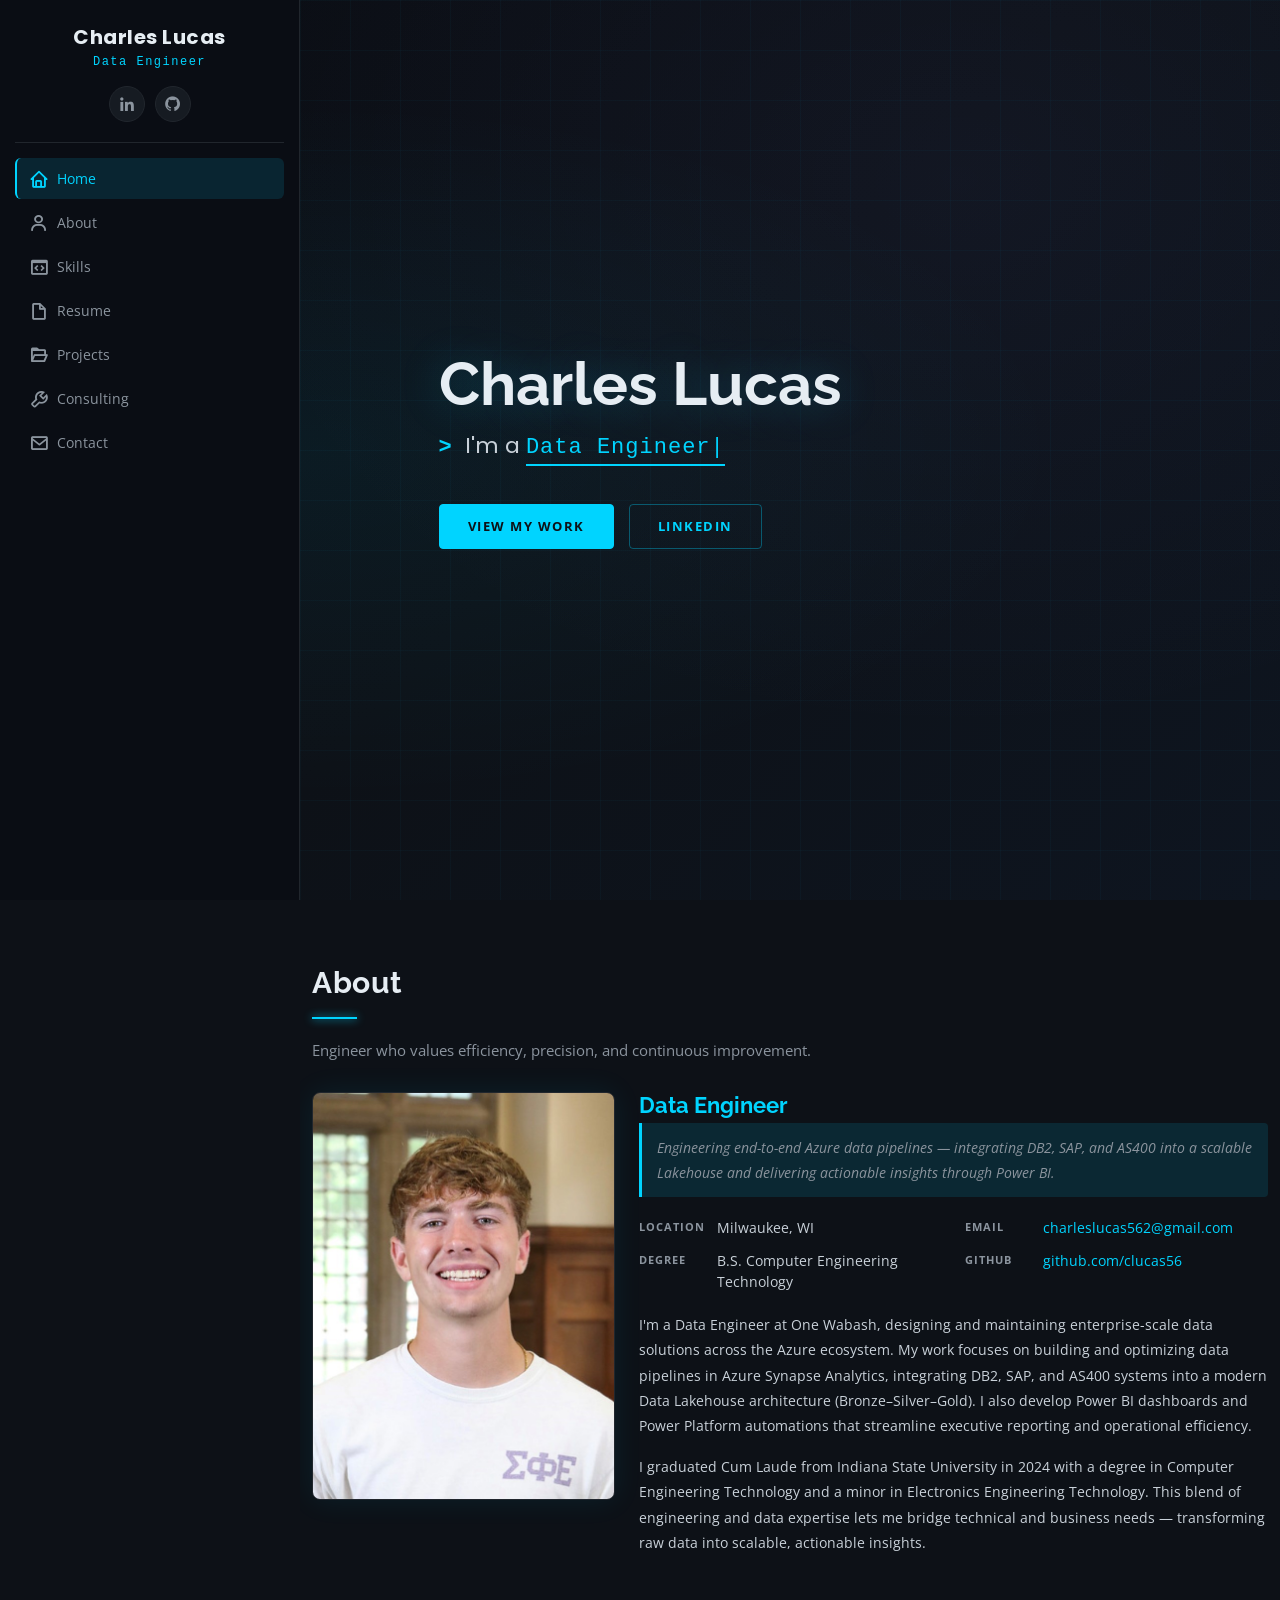
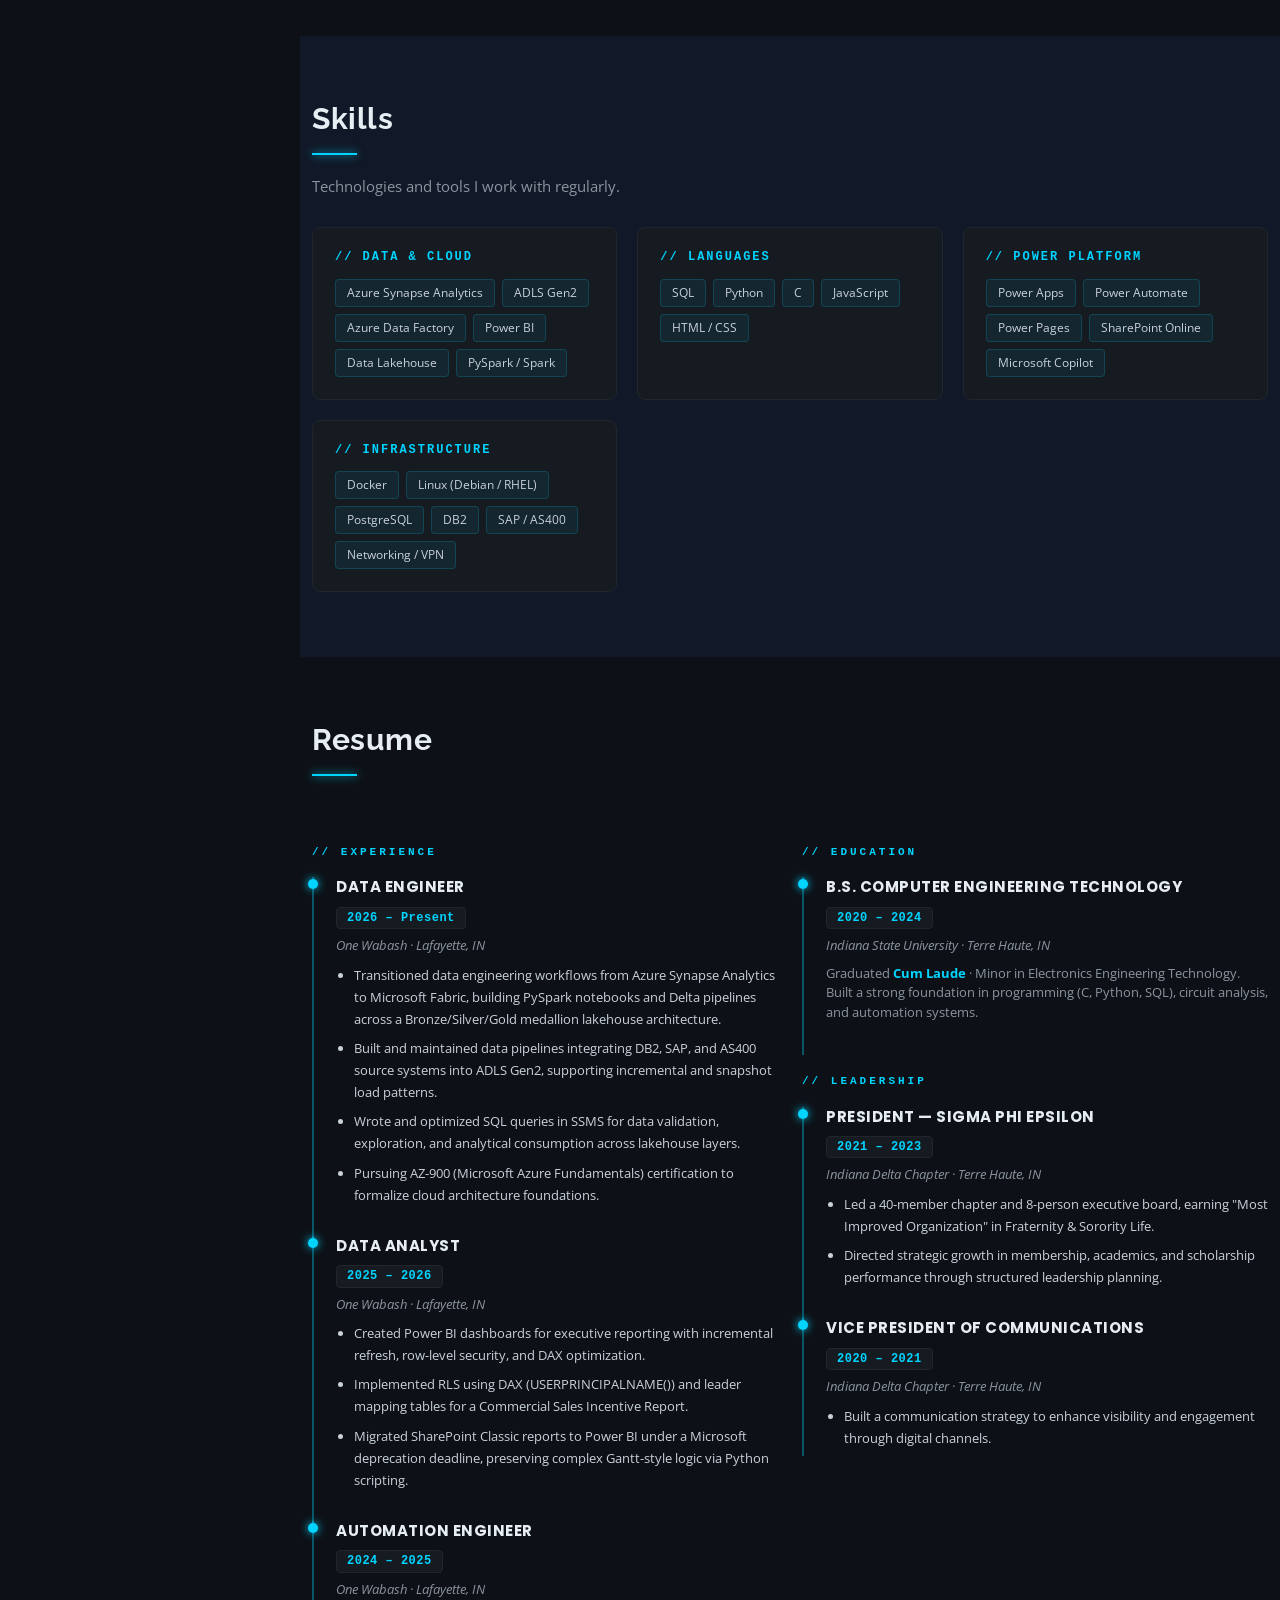
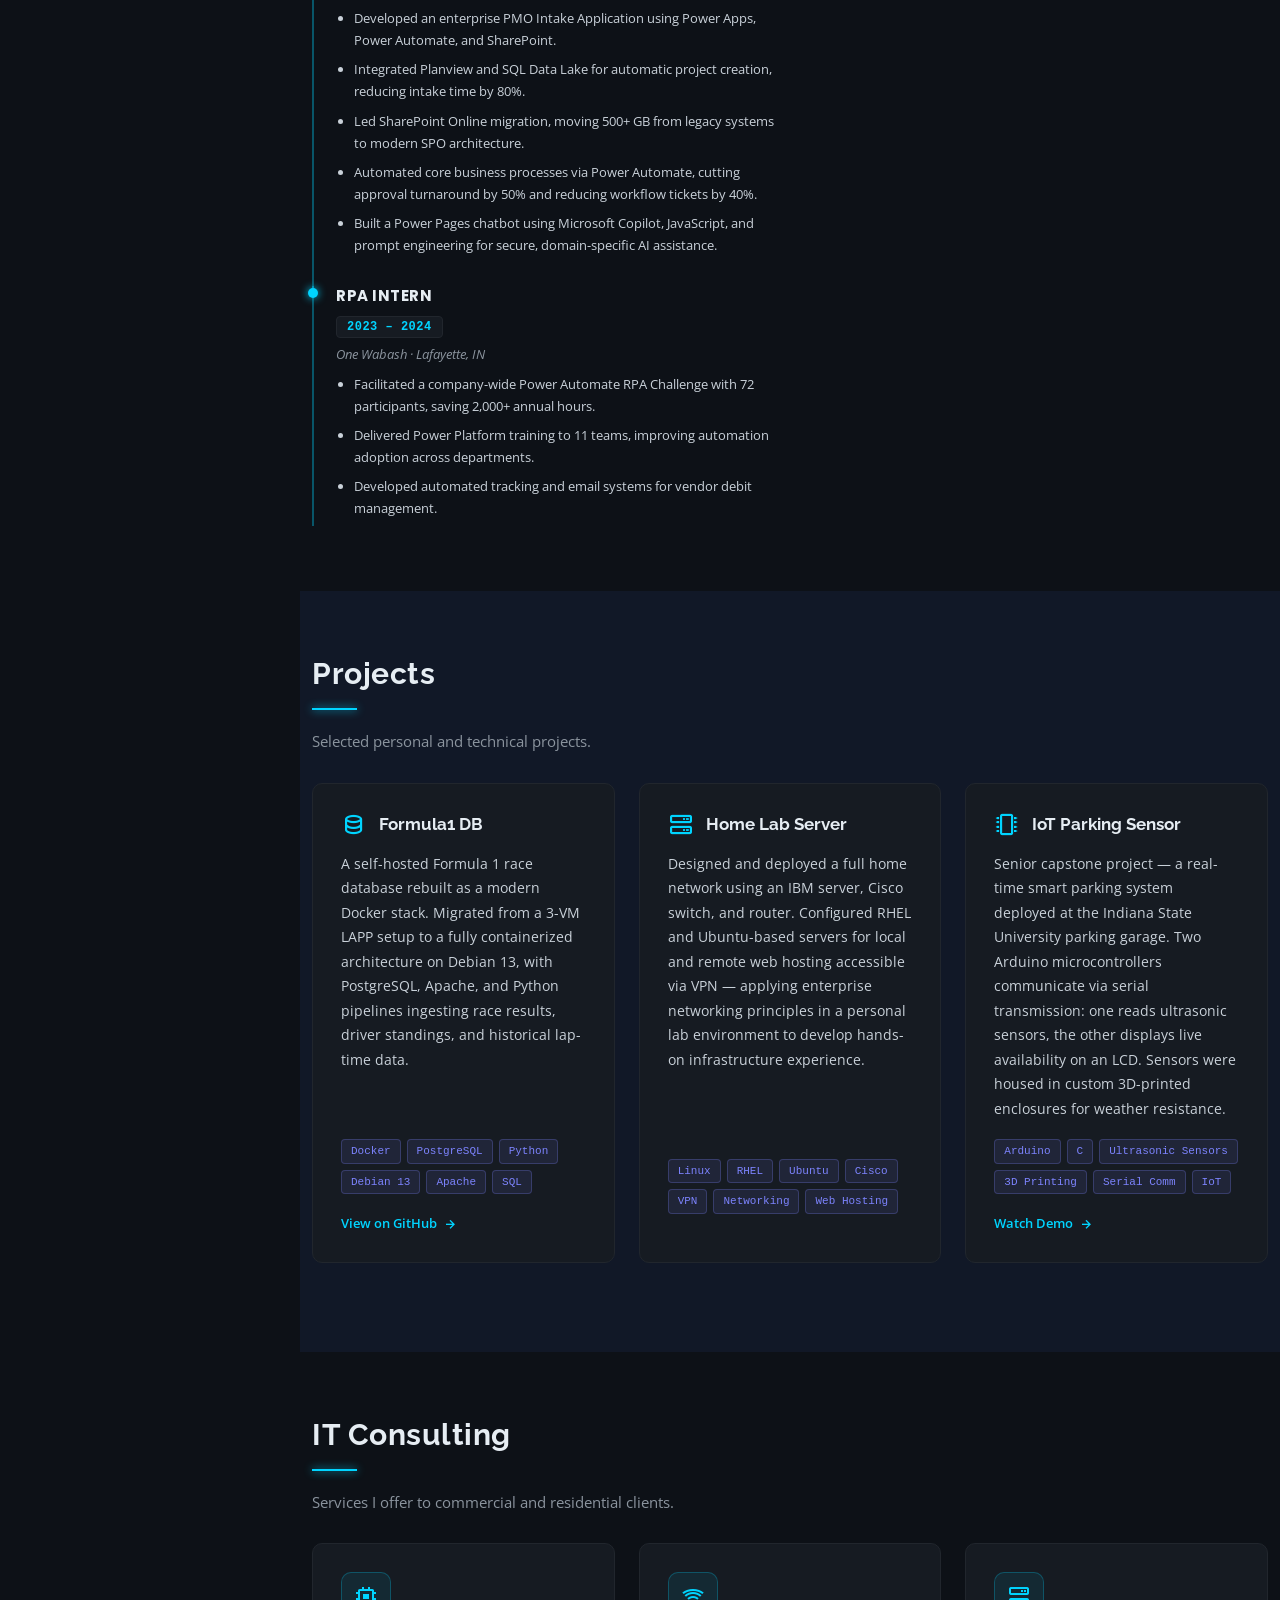
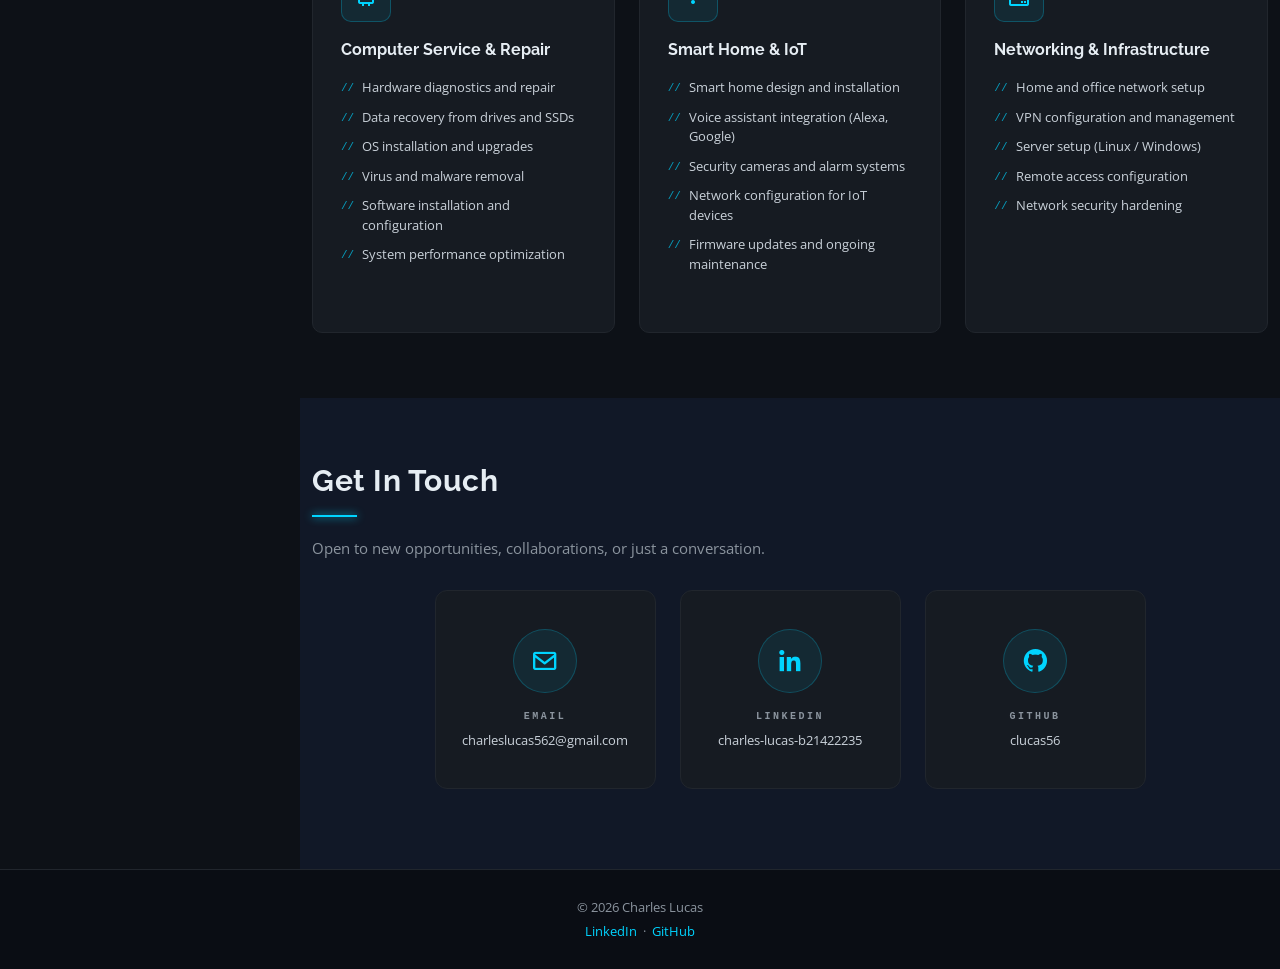
<file: index.html>
<!DOCTYPE html>
<html lang="en">
<head>
  <meta charset="utf-8">
  <meta content="width=device-width, initial-scale=1.0" name="viewport">

  <title>Charles Lucas — Data Engineer</title>
  <meta content="Data Engineer specializing in Azure Synapse, Power BI, and enterprise data pipelines." name="description">

  <!-- Favicons -->
  <link href="assets/img/favicon.png" rel="icon" />

  <!-- Google Fonts -->
  <link href="https://fonts.googleapis.com/css2?family=Open+Sans:wght@300;400;600;700&family=Raleway:wght@400;600;700&family=Poppins:wght@400;500;600;700&display=swap" rel="stylesheet" />

  <!-- Vendor CSS -->
  <link href="assets/vendor/aos/aos.css" rel="stylesheet" />
  <link href="assets/vendor/bootstrap/css/bootstrap.min.css" rel="stylesheet" />
  <link href="assets/vendor/bootstrap-icons/bootstrap-icons.css" rel="stylesheet" />
  <link href="assets/vendor/boxicons/css/boxicons.min.css" rel="stylesheet" />

  <!-- Main CSS -->
  <link href="assets/css/style.css" rel="stylesheet" />
</head>

<body>

  <!-- ======= Sidebar ======= -->
  <header id="header">
    <div class="d-flex flex-column">

      <div class="profile">
        <h1><a href="index.html">Charles Lucas</a></h1>
        <p class="profile-title">Data Engineer</p>
        <div class="social-links mt-2 text-center">
          <a href="https://www.linkedin.com/in/charles-lucas-b21422235/" title="LinkedIn" target="_blank"><i class="bx bxl-linkedin"></i></a>
          <a href="https://github.com/clucas56" title="GitHub" target="_blank"><i class="bx bxl-github"></i></a>
        </div>
      </div>

      <nav class="nav-menu" id="navbar">
        <ul>
          <li><a class="scrollto active" href="#hero"><i class="bx bx-home"></i><span>Home</span></a></li>
          <li><a class="scrollto" href="#about"><i class="bx bx-user"></i><span>About</span></a></li>
          <li><a class="scrollto" href="#skills"><i class="bx bx-code-block"></i><span>Skills</span></a></li>
          <li><a class="scrollto" href="#resume"><i class="bx bx-file-blank"></i><span>Resume</span></a></li>
          <li><a class="scrollto" href="#portfolio"><i class="bx bx-folder-open"></i><span>Projects</span></a></li>
          <li><a class="scrollto" href="#services"><i class="bx bx-wrench"></i><span>Consulting</span></a></li>
          <li><a class="scrollto" href="#contact"><i class="bx bx-envelope"></i><span>Contact</span></a></li>
        </ul>
      </nav>

    </div>
  </header>
  <!-- End Sidebar -->

  <i class="bi bi-list mobile-nav-toggle d-xl-none"></i>

  <!-- ======= Hero ======= -->
  <section id="hero" class="d-flex flex-column justify-content-center align-items-center">
    <div class="hero-container" data-aos="fade-in">
      <h1>Charles Lucas</h1>
      <p>I'm a <span class="typed" data-typed-items="Data Engineer,Azure Developer,AI Engineer,Problem Solver"></span></p>
      <div class="hero-links">
        <a class="btn-hero scrollto" href="#about">View My Work</a>
        <a class="btn-hero-outline" href="https://www.linkedin.com/in/charles-lucas-b21422235/" target="_blank">LinkedIn</a>
      </div>
    </div>
  </section>
  <!-- End Hero -->

  <main id="main">

    <!-- ======= About ======= -->
    <section class="about" id="about">
      <div class="container">

        <div class="section-title">
          <h2>About</h2>
          <p>Engineer who values efficiency, precision, and continuous improvement.</p>
        </div>

        <div class="row">
          <div class="col-lg-4" data-aos="fade-right">
            <img alt="Charles Lucas" class="img-fluid" src="assets/img/profile-img-1.jpg" />
          </div>

          <div class="col-lg-8 pt-4 pt-lg-0 content" data-aos="fade-left">
            <h3>Data Engineer</h3>
            <p class="fst-italic">Engineering end-to-end Azure data pipelines — integrating DB2, SAP, and AS400 into a scalable Lakehouse and delivering actionable insights through Power BI.</p>

            <div class="row">
              <div class="col-lg-6">
                <ul>
                  <li><strong>Location</strong> <span>Milwaukee, WI</span></li>
                  <li><strong>Degree</strong> <span>B.S. Computer Engineering Technology</span></li>
                </ul>
              </div>
              <div class="col-lg-6">
                <ul>
                  <li><strong>Email</strong> <span><a href="mailto:charleslucas562@gmail.com">charleslucas562@gmail.com</a></span></li>
                  <li><strong>GitHub</strong> <span><a href="https://github.com/clucas56" target="_blank">github.com/clucas56</a></span></li>
                </ul>
              </div>
            </div>

            <p>I'm a Data Engineer at One Wabash, designing and maintaining enterprise-scale data solutions across the Azure ecosystem. My work focuses on building and optimizing data pipelines in Azure Synapse Analytics, integrating DB2, SAP, and AS400 systems into a modern Data Lakehouse architecture (Bronze–Silver–Gold). I also develop Power BI dashboards and Power Platform automations that streamline executive reporting and operational efficiency.</p>
            <p>I graduated Cum Laude from Indiana State University in 2024 with a degree in Computer Engineering Technology and a minor in Electronics Engineering Technology. This blend of engineering and data expertise lets me bridge technical and business needs — transforming raw data into scalable, actionable insights.</p>
          </div>
        </div>

      </div>
    </section>
    <!-- End About -->

    <!-- ======= Skills ======= -->
    <section class="skills section-bg" id="skills">
      <div class="container">

        <div class="section-title">
          <h2>Skills</h2>
          <p>Technologies and tools I work with regularly.</p>
        </div>

        <div class="skills-grid" data-aos="fade-up">

          <div class="skill-category">
            <h4>// Data &amp; Cloud</h4>
            <div class="skill-tags">
              <span class="skill-tag">Azure Synapse Analytics</span>
              <span class="skill-tag">ADLS Gen2</span>
              <span class="skill-tag">Azure Data Factory</span>
              <span class="skill-tag">Power BI</span>
              <span class="skill-tag">Data Lakehouse</span>
              <span class="skill-tag">PySpark / Spark</span>
            </div>
          </div>

          <div class="skill-category">
            <h4>// Languages</h4>
            <div class="skill-tags">
              <span class="skill-tag">SQL</span>
              <span class="skill-tag">Python</span>
              <span class="skill-tag">C</span>
              <span class="skill-tag">JavaScript</span>
              <span class="skill-tag">HTML / CSS</span>
            </div>
          </div>

          <div class="skill-category">
            <h4>// Power Platform</h4>
            <div class="skill-tags">
              <span class="skill-tag">Power Apps</span>
              <span class="skill-tag">Power Automate</span>
              <span class="skill-tag">Power Pages</span>
              <span class="skill-tag">SharePoint Online</span>
              <span class="skill-tag">Microsoft Copilot</span>
            </div>
          </div>

          <div class="skill-category">
            <h4>// Infrastructure</h4>
            <div class="skill-tags">
              <span class="skill-tag">Docker</span>
              <span class="skill-tag">Linux (Debian / RHEL)</span>
              <span class="skill-tag">PostgreSQL</span>
              <span class="skill-tag">DB2</span>
              <span class="skill-tag">SAP / AS400</span>
              <span class="skill-tag">Networking / VPN</span>
            </div>
          </div>

        </div>
      </div>
    </section>
    <!-- End Skills -->

    <!-- ======= Resume ======= -->
    <section class="resume" id="resume">
      <div class="container">

        <div class="section-title">
          <h2>Resume</h2>
        </div>

        <div class="row">

          <!-- Experience -->
          <div class="col-lg-6" data-aos="fade-up">
            <h3 class="resume-title">// experience</h3>

            <div class="resume-item">
              <h4>Data Engineer</h4>
              <h5>2026 – Present</h5>
              <p><em>One Wabash · Lafayette, IN</em></p>
              <ul>
                <li>Transitioned data engineering workflows from Azure Synapse Analytics to Microsoft Fabric, building PySpark notebooks and Delta pipelines across a Bronze/Silver/Gold medallion lakehouse architecture.</li>
                <li>Built and maintained data pipelines integrating DB2, SAP, and AS400 source systems into ADLS Gen2, supporting incremental and snapshot load patterns.</li>
                <li>Wrote and optimized SQL queries in SSMS for data validation, exploration, and analytical consumption across lakehouse layers.</li>
                <li>Pursuing AZ-900 (Microsoft Azure Fundamentals) certification to formalize cloud architecture foundations.</li>
              </ul>
            </div>

            <div class="resume-item">
              <h4>Data Analyst</h4>
              <h5>2025 – 2026</h5>
              <p><em>One Wabash · Lafayette, IN</em></p>
              <ul>
                <li>Created Power BI dashboards for executive reporting with incremental refresh, row-level security, and DAX optimization.</li>
                <li>Implemented RLS using DAX (USERPRINCIPALNAME()) and leader mapping tables for a Commercial Sales Incentive Report.</li>
                <li>Migrated SharePoint Classic reports to Power BI under a Microsoft deprecation deadline, preserving complex Gantt-style logic via Python scripting.</li>
              </ul>
            </div>

            <div class="resume-item">
              <h4>Automation Engineer</h4>
              <h5>2024 – 2025</h5>
              <p><em>One Wabash · Lafayette, IN</em></p>
              <ul>
                <li>Developed an enterprise PMO Intake Application using Power Apps, Power Automate, and SharePoint.</li>
                <li>Integrated Planview and SQL Data Lake for automatic project creation, reducing intake time by 80%.</li>
                <li>Led SharePoint Online migration, moving 500+ GB from legacy systems to modern SPO architecture.</li>
                <li>Automated core business processes via Power Automate, cutting approval turnaround by 50% and reducing workflow tickets by 40%.</li>
                <li>Built a Power Pages chatbot using Microsoft Copilot, JavaScript, and prompt engineering for secure, domain-specific AI assistance.</li>
              </ul>
            </div>

            <div class="resume-item">
              <h4>RPA Intern</h4>
              <h5>2023 – 2024</h5>
              <p><em>One Wabash · Lafayette, IN</em></p>
              <ul>
                <li>Facilitated a company-wide Power Automate RPA Challenge with 72 participants, saving 2,000+ annual hours.</li>
                <li>Delivered Power Platform training to 11 teams, improving automation adoption across departments.</li>
                <li>Developed automated tracking and email systems for vendor debit management.</li>
              </ul>
            </div>
          </div>

          <!-- Education & Leadership -->
          <div class="col-lg-6" data-aos="fade-up" data-aos-delay="100">
            <h3 class="resume-title">// education</h3>

            <div class="resume-item">
              <h4>B.S. Computer Engineering Technology</h4>
              <h5>2020 – 2024</h5>
              <p><em>Indiana State University · Terre Haute, IN</em></p>
              <p>Graduated <strong style="color: var(--accent);">Cum Laude</strong> · Minor in Electronics Engineering Technology. Built a strong foundation in programming (C, Python, SQL), circuit analysis, and automation systems.</p>
            </div>

            <h3 class="resume-title">// leadership</h3>

            <div class="resume-item">
              <h4>President — Sigma Phi Epsilon</h4>
              <h5>2021 – 2023</h5>
              <p><em>Indiana Delta Chapter · Terre Haute, IN</em></p>
              <ul>
                <li>Led a 40-member chapter and 8-person executive board, earning "Most Improved Organization" in Fraternity &amp; Sorority Life.</li>
                <li>Directed strategic growth in membership, academics, and scholarship performance through structured leadership planning.</li>
              </ul>
            </div>

            <div class="resume-item">
              <h4>Vice President of Communications</h4>
              <h5>2020 – 2021</h5>
              <p><em>Indiana Delta Chapter · Terre Haute, IN</em></p>
              <ul>
                <li>Built a communication strategy to enhance visibility and engagement through digital channels.</li>
              </ul>
            </div>
          </div>

        </div>
      </div>
    </section>
    <!-- End Resume -->

    <!-- ======= Projects ======= -->
    <section class="portfolio section-bg" id="portfolio">
      <div class="container">

        <div class="section-title">
          <h2>Projects</h2>
          <p>Selected personal and technical projects.</p>
        </div>

        <div class="row">

          <div class="col-lg-4 col-md-6 mb-4" data-aos="fade-up">
            <div class="project-card">
              <div class="project-header">
                <i class="bx bx-data"></i>
                <h4>Formula1 DB</h4>
              </div>
              <p class="project-desc">A self-hosted Formula 1 race database rebuilt as a modern Docker stack. Migrated from a 3-VM LAPP setup to a fully containerized architecture on Debian 13, with PostgreSQL, Apache, and Python pipelines ingesting race results, driver standings, and historical lap-time data.</p>
              <div class="project-tags">
                <span>Docker</span>
                <span>PostgreSQL</span>
                <span>Python</span>
                <span>Debian 13</span>
                <span>Apache</span>
                <span>SQL</span>
              </div>
              <a class="project-link" href="https://github.com/clucas56/formula1-db" target="_blank">
                View on GitHub <i class="bx bx-right-arrow-alt"></i>
              </a>
            </div>
          </div>

          <div class="col-lg-4 col-md-6 mb-4" data-aos="fade-up" data-aos-delay="100">
            <div class="project-card">
              <div class="project-header">
                <i class="bx bx-server"></i>
                <h4>Home Lab Server</h4>
              </div>
              <p class="project-desc">Designed and deployed a full home network using an IBM server, Cisco switch, and router. Configured RHEL and Ubuntu-based servers for local and remote web hosting accessible via VPN — applying enterprise networking principles in a personal lab environment to develop hands-on infrastructure experience.</p>
              <div class="project-tags">
                <span>Linux</span>
                <span>RHEL</span>
                <span>Ubuntu</span>
                <span>Cisco</span>
                <span>VPN</span>
                <span>Networking</span>
                <span>Web Hosting</span>
              </div>
            </div>
          </div>

          <div class="col-lg-4 col-md-6 mb-4" data-aos="fade-up" data-aos-delay="200">
            <div class="project-card">
              <div class="project-header">
                <i class="bx bx-microchip"></i>
                <h4>IoT Parking Sensor</h4>
              </div>
              <p class="project-desc">Senior capstone project — a real-time smart parking system deployed at the Indiana State University parking garage. Two Arduino microcontrollers communicate via serial transmission: one reads ultrasonic sensors, the other displays live availability on an LCD. Sensors were housed in custom 3D-printed enclosures for weather resistance.</p>
              <div class="project-tags">
                <span>Arduino</span>
                <span>C</span>
                <span>Ultrasonic Sensors</span>
                <span>3D Printing</span>
                <span>Serial Comm</span>
                <span>IoT</span>
              </div>
              <a class="project-link" href="https://www.youtube.com/watch?v=TFzTekhCgys" target="_blank">
                Watch Demo <i class="bx bx-right-arrow-alt"></i>
              </a>
            </div>
          </div>

        </div>
      </div>
    </section>
    <!-- End Projects -->

    <!-- ======= Services ======= -->
    <section class="services" id="services">
      <div class="container">

        <div class="section-title">
          <h2>IT Consulting</h2>
          <p>Services I offer to commercial and residential clients.</p>
        </div>

        <div class="row">

          <div class="col-lg-4 col-md-6" data-aos="fade-up">
            <div class="service-card">
              <div class="service-icon"><i class="bx bx-chip"></i></div>
              <h4>Computer Service &amp; Repair</h4>
              <ul>
                <li>Hardware diagnostics and repair</li>
                <li>Data recovery from drives and SSDs</li>
                <li>OS installation and upgrades</li>
                <li>Virus and malware removal</li>
                <li>Software installation and configuration</li>
                <li>System performance optimization</li>
              </ul>
            </div>
          </div>

          <div class="col-lg-4 col-md-6" data-aos="fade-up" data-aos-delay="100">
            <div class="service-card">
              <div class="service-icon"><i class="bx bx-wifi"></i></div>
              <h4>Smart Home &amp; IoT</h4>
              <ul>
                <li>Smart home design and installation</li>
                <li>Voice assistant integration (Alexa, Google)</li>
                <li>Security cameras and alarm systems</li>
                <li>Network configuration for IoT devices</li>
                <li>Firmware updates and ongoing maintenance</li>
              </ul>
            </div>
          </div>

          <div class="col-lg-4 col-md-6" data-aos="fade-up" data-aos-delay="200">
            <div class="service-card">
              <div class="service-icon"><i class="bx bx-server"></i></div>
              <h4>Networking &amp; Infrastructure</h4>
              <ul>
                <li>Home and office network setup</li>
                <li>VPN configuration and management</li>
                <li>Server setup (Linux / Windows)</li>
                <li>Remote access configuration</li>
                <li>Network security hardening</li>
              </ul>
            </div>
          </div>

        </div>
      </div>
    </section>
    <!-- End Services -->

    <!-- ======= Contact ======= -->
    <section class="contact section-bg" id="contact">
      <div class="container">

        <div class="section-title">
          <h2>Get In Touch</h2>
          <p>Open to new opportunities, collaborations, or just a conversation.</p>
        </div>

        <div class="row justify-content-center g-4" data-aos="fade-up">

          <div class="col-lg-3 col-md-4 col-sm-6">
            <a href="mailto:charleslucas562@gmail.com" class="contact-card">
              <div class="contact-card-icon"><i class="bx bx-envelope"></i></div>
              <h4>Email</h4>
              <p>charleslucas562@gmail.com</p>
            </a>
          </div>

          <div class="col-lg-3 col-md-4 col-sm-6">
            <a href="https://www.linkedin.com/in/charles-lucas-b21422235/" class="contact-card" target="_blank">
              <div class="contact-card-icon"><i class="bx bxl-linkedin"></i></div>
              <h4>LinkedIn</h4>
              <p>charles-lucas-b21422235</p>
            </a>
          </div>

          <div class="col-lg-3 col-md-4 col-sm-6">
            <a href="https://github.com/clucas56" class="contact-card" target="_blank">
              <div class="contact-card-icon"><i class="bx bxl-github"></i></div>
              <h4>GitHub</h4>
              <p>clucas56</p>
            </a>
          </div>

        </div>

      </div>
    </section>
    <!-- End Contact -->

  </main>

  <!-- ======= Footer ======= -->
  <footer id="footer">
    <div class="container">
      <div class="copyright">&copy; 2026 Charles Lucas</div>
      <div><a href="https://www.linkedin.com/in/charles-lucas-b21422235/" target="_blank">LinkedIn</a> &nbsp;·&nbsp; <a href="https://github.com/clucas56" target="_blank">GitHub</a></div>
    </div>
  </footer>

  <a href="#" class="back-to-top d-flex align-items-center justify-content-center"><i class="bi bi-arrow-up-short"></i></a>

  <!-- Vendor JS -->
  <script src="assets/vendor/purecounter/purecounter_vanilla.js"></script>
  <script src="assets/vendor/aos/aos.js"></script>
  <script src="assets/vendor/bootstrap/js/bootstrap.bundle.min.js"></script>
  <script src="assets/vendor/typed.js/typed.min.js"></script>
  <script src="assets/vendor/waypoints/noframework.waypoints.js"></script>

  <!-- Main JS -->
  <script src="assets/js/main.js"></script>

</body>
</html>
</file>
<file: assets/css/style.css>
/* ===================================
   Dark Tech Theme — Charles Lucas Portfolio
   =================================== */

:root {
  --bg-primary: #0d1117;
  --bg-secondary: #0a0d14;
  --bg-card: #161b22;
  --bg-alt: #111827;
  --accent: #00d4ff;
  --accent-glow: rgba(0, 212, 255, 0.12);
  --accent2: #7c83fd;
  --text-primary: #e6edf3;
  --text-secondary: #c9d1d9;
  --text-muted: #8b949e;
  --border: #21262d;
  --border-accent: rgba(0, 212, 255, 0.35);
  --sidebar-width: 300px;
}

/* ======= Base ======= */
* {
  box-sizing: border-box;
}

body {
  font-family: "Open Sans", sans-serif;
  color: var(--text-secondary);
  background: var(--bg-primary);
}

a {
  color: var(--accent);
  text-decoration: none;
  transition: opacity 0.2s;
}

a:hover {
  color: var(--accent);
  opacity: 0.8;
  text-decoration: none;
}

h1, h2, h3, h4, h5, h6 {
  font-family: "Raleway", sans-serif;
  color: var(--text-primary);
}

/* ======= Scrollbar ======= */
::-webkit-scrollbar { width: 6px; }
::-webkit-scrollbar-track { background: var(--bg-primary); }
::-webkit-scrollbar-thumb { background: var(--border); border-radius: 3px; }
::-webkit-scrollbar-thumb:hover { background: var(--accent); }

/* ======= Back to Top ======= */
.back-to-top {
  position: fixed;
  visibility: hidden;
  opacity: 0;
  right: 15px;
  bottom: 15px;
  z-index: 996;
  background: var(--accent);
  width: 40px;
  height: 40px;
  border-radius: 50px;
  transition: all 0.4s;
  display: flex;
  align-items: center;
  justify-content: center;
}

.back-to-top i {
  font-size: 22px;
  color: var(--bg-primary);
  line-height: 0;
}

.back-to-top:hover { background: #33deff; opacity: 1; }
.back-to-top.active { visibility: visible; opacity: 1; }

/* ======= Header / Sidebar ======= */
#header {
  position: fixed;
  top: 0;
  left: 0;
  bottom: 0;
  width: var(--sidebar-width);
  z-index: 9997;
  padding: 0 15px;
  background: var(--bg-secondary);
  overflow-y: auto;
  border-right: 1px solid var(--border);
  transition: all 0.5s;
}

#header .profile {
  padding: 25px 0 20px;
  border-bottom: 1px solid var(--border);
  text-align: center;
}

#header .profile img {
  margin: 0 auto 12px;
  display: block;
  width: 110px;
  height: 110px;
  object-fit: cover;
  border-radius: 50%;
  border: 3px solid var(--accent);
  box-shadow: 0 0 20px var(--accent-glow);
}

#header .profile h1 {
  font-size: 20px;
  margin: 0 0 4px;
  font-weight: 700;
  font-family: "Poppins", sans-serif;
  letter-spacing: 0.5px;
}

#header .profile h1 a,
#header .profile h1 a:hover {
  color: var(--text-primary);
  text-decoration: none;
  opacity: 1;
}

#header .profile .profile-title {
  color: var(--accent);
  font-size: 12px;
  font-family: 'Courier New', monospace;
  letter-spacing: 1.5px;
  margin: 0 0 15px;
}

#header .profile .social-links a {
  font-size: 18px;
  display: inline-flex;
  align-items: center;
  justify-content: center;
  background: var(--bg-card);
  color: var(--text-muted);
  margin: 0 3px;
  border-radius: 50%;
  text-align: center;
  width: 36px;
  height: 36px;
  transition: 0.3s;
  border: 1px solid var(--border);
}

#header .profile .social-links a:hover {
  background: var(--accent);
  color: var(--bg-primary);
  border-color: var(--accent);
  opacity: 1;
}

#main {
  margin-left: var(--sidebar-width);
}

@media (max-width: 1199px) {
  #header { left: calc(-1 * var(--sidebar-width)); }
  #main { margin-left: 0; }
}

/* ======= Navigation ======= */
.nav-menu {
  padding: 15px 0 0;
}

.nav-menu * {
  margin: 0;
  padding: 0;
  list-style: none;
}

.nav-menu > ul > li {
  position: relative;
  white-space: nowrap;
}

.nav-menu a,
.nav-menu a:focus {
  display: flex;
  align-items: center;
  color: var(--text-muted);
  padding: 10px 12px;
  margin-bottom: 3px;
  transition: 0.25s;
  font-size: 14px;
  border-radius: 6px;
  border-left: 2px solid transparent;
  opacity: 1;
}

.nav-menu a i {
  font-size: 20px;
  padding-right: 8px;
  color: var(--text-muted);
  transition: 0.25s;
}

.nav-menu a:hover,
.nav-menu .active,
.nav-menu .active:focus,
.nav-menu li:hover > a {
  color: var(--accent);
  background: var(--accent-glow);
  border-left-color: var(--accent);
  opacity: 1;
}

.nav-menu a:hover i,
.nav-menu .active i,
.nav-menu .active:focus i,
.nav-menu li:hover > a i {
  color: var(--accent);
}

/* Mobile Nav Toggle */
.mobile-nav-toggle {
  position: fixed;
  right: 15px;
  top: 15px;
  z-index: 9998;
  border: 0;
  font-size: 24px;
  transition: all 0.4s;
  outline: none !important;
  background-color: var(--accent);
  color: var(--bg-primary);
  width: 40px;
  height: 40px;
  display: inline-flex;
  align-items: center;
  justify-content: center;
  border-radius: 50px;
  cursor: pointer;
}

.mobile-nav-active #header { left: 0; }

/* ======= Hero Section ======= */
#hero {
  width: 100%;
  height: 100vh;
  background: linear-gradient(135deg, #0a0d14 0%, #0d1117 50%, #0e1520 100%);
  position: relative;
  overflow: hidden;
}

#hero::before {
  content: "";
  position: absolute;
  top: 0; left: 0; right: 0; bottom: 0;
  background:
    radial-gradient(ellipse at 25% 50%, rgba(0, 212, 255, 0.06) 0%, transparent 55%),
    radial-gradient(ellipse at 75% 20%, rgba(124, 131, 253, 0.05) 0%, transparent 55%);
  z-index: 1;
}

/* Subtle grid overlay */
#hero::after {
  content: "";
  position: absolute;
  top: 0; left: 0; right: 0; bottom: 0;
  background-image:
    linear-gradient(rgba(0, 212, 255, 0.03) 1px, transparent 1px),
    linear-gradient(90deg, rgba(0, 212, 255, 0.03) 1px, transparent 1px);
  background-size: 50px 50px;
  z-index: 1;
}

#hero .hero-container {
  position: relative;
  z-index: 2;
  min-width: 300px;
  padding: 0 20px;
}

#hero h1 {
  margin: 0 0 12px;
  font-size: 60px;
  font-weight: 700;
  line-height: 1.1;
  color: var(--text-primary);
  text-shadow: 0 0 40px rgba(0, 212, 255, 0.25);
}

#hero p {
  color: var(--text-secondary);
  margin-bottom: 40px;
  font-size: 22px;
  font-family: "Poppins", sans-serif;
}

#hero p::before {
  content: "> ";
  color: var(--accent);
  font-family: 'Courier New', monospace;
  font-weight: bold;
}

#hero p span {
  color: var(--accent);
  padding-bottom: 4px;
  letter-spacing: 1px;
  border-bottom: 2px solid var(--accent);
  font-family: 'Courier New', monospace;
}

.hero-links {
  display: flex;
  gap: 15px;
  flex-wrap: wrap;
}

.btn-hero {
  display: inline-block;
  padding: 12px 28px;
  background: var(--accent);
  color: var(--bg-primary) !important;
  border-radius: 4px;
  font-weight: 700;
  font-size: 13px;
  text-transform: uppercase;
  letter-spacing: 1.5px;
  transition: all 0.3s;
  border: 1px solid var(--accent);
  opacity: 1 !important;
}

.btn-hero:hover {
  background: transparent;
  color: var(--accent) !important;
  box-shadow: 0 0 20px var(--accent-glow);
}

.btn-hero-outline {
  display: inline-block;
  padding: 12px 28px;
  background: transparent;
  color: var(--accent) !important;
  border: 1px solid var(--border-accent);
  border-radius: 4px;
  font-weight: 700;
  font-size: 13px;
  text-transform: uppercase;
  letter-spacing: 1.5px;
  transition: all 0.3s;
  opacity: 1 !important;
}

.btn-hero-outline:hover {
  background: var(--accent-glow);
  border-color: var(--accent);
  box-shadow: 0 0 20px var(--accent-glow);
}

@media (max-width: 768px) {
  #hero h1 { font-size: 32px; }
  #hero p { font-size: 17px; }
}

/* ======= Sections General ======= */
section {
  padding: 65px 0;
  overflow: hidden;
}

.section-bg {
  background: var(--bg-alt);
}

.section-title {
  padding-bottom: 30px;
}

.section-title h2 {
  font-size: 30px;
  font-weight: 700;
  margin-bottom: 20px;
  padding-bottom: 18px;
  position: relative;
  color: var(--text-primary);
  letter-spacing: 0.5px;
}

.section-title h2::after {
  content: "";
  position: absolute;
  display: block;
  width: 45px;
  height: 2px;
  background: var(--accent);
  bottom: 0;
  left: 0;
  box-shadow: 0 0 8px var(--accent);
}

.section-title p {
  margin-bottom: 0;
  color: var(--text-muted);
  font-size: 15px;
}

/* ======= About ======= */
.about .content h3 {
  font-weight: 700;
  font-size: 22px;
  color: var(--accent);
  margin-bottom: 5px;
}

.about .content p.fst-italic {
  color: var(--text-muted);
  font-style: italic;
  border-left: 3px solid var(--accent);
  padding-left: 15px;
  margin-bottom: 20px;
  background: var(--accent-glow);
  padding: 12px 15px;
  border-radius: 0 4px 4px 0;
}

.about .content ul {
  list-style: none;
  padding: 0;
  margin-bottom: 20px;
}

.about .content ul li {
  margin-bottom: 12px;
  display: flex;
  align-items: flex-start;
  color: var(--text-secondary);
  font-size: 14px;
}

.about .content ul strong {
  margin-right: 8px;
  color: var(--text-muted);
  font-size: 11px;
  text-transform: uppercase;
  letter-spacing: 1px;
  min-width: 70px;
  padding-top: 2px;
}

.about .content p {
  color: var(--text-secondary);
  line-height: 1.8;
  font-size: 14px;
}

.about img {
  border-radius: 8px;
  border: 1px solid var(--border);
  box-shadow: 0 0 30px rgba(0, 212, 255, 0.08);
}

/* ======= Skills ======= */
.skills-grid {
  display: grid;
  grid-template-columns: repeat(auto-fit, minmax(260px, 1fr));
  gap: 20px;
}

.skill-category {
  background: var(--bg-card);
  border: 1px solid var(--border);
  border-radius: 8px;
  padding: 22px;
  transition: border-color 0.3s, box-shadow 0.3s;
}

.skill-category:hover {
  border-color: var(--border-accent);
  box-shadow: 0 0 20px var(--accent-glow);
}

.skill-category h4 {
  font-size: 12px;
  text-transform: uppercase;
  letter-spacing: 2px;
  color: var(--accent);
  margin-bottom: 14px;
  font-family: 'Courier New', monospace;
  font-weight: 600;
}

.skill-tags {
  display: flex;
  flex-wrap: wrap;
  gap: 7px;
}

.skill-tag {
  display: inline-block;
  padding: 4px 11px;
  background: rgba(0, 212, 255, 0.06);
  color: var(--text-secondary);
  border: 1px solid rgba(0, 212, 255, 0.18);
  border-radius: 4px;
  font-size: 12px;
  transition: all 0.2s;
  cursor: default;
}

.skill-tag:hover {
  background: rgba(0, 212, 255, 0.14);
  color: var(--accent);
  border-color: var(--accent);
}

/* ======= Resume ======= */
.resume .resume-title {
  font-size: 11px;
  text-transform: uppercase;
  letter-spacing: 3px;
  color: var(--accent);
  margin-top: 20px;
  margin-bottom: 20px;
  font-family: 'Courier New', monospace;
  font-weight: 700;
}

.resume .resume-item {
  padding: 0 0 25px 22px;
  margin-top: -2px;
  border-left: 2px solid var(--border-accent);
  position: relative;
}

.resume .resume-item h4 {
  line-height: 1.3;
  font-size: 15px;
  font-weight: 700;
  text-transform: uppercase;
  font-family: "Poppins", sans-serif;
  color: var(--text-primary);
  margin-bottom: 6px;
  letter-spacing: 0.5px;
}

.resume .resume-item h5 {
  font-size: 12px;
  background: var(--bg-card);
  border: 1px solid var(--border);
  color: var(--accent);
  padding: 3px 10px;
  display: inline-block;
  font-weight: 600;
  margin-bottom: 7px;
  border-radius: 4px;
  font-family: 'Courier New', monospace;
  letter-spacing: 0.5px;
}

.resume .resume-item > p {
  color: var(--text-muted);
  font-size: 13px;
  margin-bottom: 8px;
}

.resume .resume-item ul {
  padding-left: 18px;
  margin: 0;
}

.resume .resume-item ul li {
  padding-bottom: 7px;
  font-size: 13px;
  line-height: 1.7;
  color: var(--text-secondary);
}

.resume .resume-item:last-child {
  padding-bottom: 0;
}

.resume .resume-item::before {
  content: "";
  position: absolute;
  width: 10px;
  height: 10px;
  border-radius: 50%;
  left: -6px;
  top: 2px;
  background: var(--accent);
  box-shadow: 0 0 8px var(--accent);
}

/* ======= Projects / Portfolio ======= */
.project-card {
  background: var(--bg-card);
  border: 1px solid var(--border);
  border-radius: 10px;
  padding: 28px;
  height: 100%;
  transition: border-color 0.3s, box-shadow 0.3s, transform 0.3s;
  display: flex;
  flex-direction: column;
}

.project-card:hover {
  border-color: var(--border-accent);
  box-shadow: 0 0 28px var(--accent-glow);
  transform: translateY(-4px);
}

.project-header {
  display: flex;
  align-items: center;
  gap: 12px;
  margin-bottom: 14px;
}

.project-header i {
  font-size: 26px;
  color: var(--accent);
}

.project-header h4 {
  font-size: 17px;
  font-weight: 700;
  color: var(--text-primary);
  margin: 0;
}

.project-desc {
  color: var(--text-secondary);
  font-size: 14px;
  line-height: 1.75;
  flex-grow: 1;
  margin-bottom: 18px;
}

.project-tags {
  display: flex;
  flex-wrap: wrap;
  gap: 6px;
  margin-bottom: 20px;
}

.project-tags span {
  padding: 3px 9px;
  background: rgba(124, 131, 253, 0.1);
  color: var(--accent2);
  border: 1px solid rgba(124, 131, 253, 0.25);
  border-radius: 4px;
  font-size: 11px;
  font-family: 'Courier New', monospace;
}

.project-link {
  display: inline-flex;
  align-items: center;
  gap: 5px;
  color: var(--accent) !important;
  font-size: 13px;
  font-weight: 600;
  opacity: 1 !important;
  transition: gap 0.2s;
}

.project-link:hover { gap: 9px; }

.project-link i { font-size: 16px; }

/* ======= Services ======= */
.service-card {
  background: var(--bg-card);
  border: 1px solid var(--border);
  border-radius: 10px;
  padding: 28px;
  height: 100%;
  margin-bottom: 25px;
  transition: border-color 0.3s, box-shadow 0.3s;
}

.service-card:hover {
  border-color: var(--border-accent);
  box-shadow: 0 0 22px var(--accent-glow);
}

.service-icon {
  width: 50px;
  height: 50px;
  background: rgba(0, 212, 255, 0.08);
  border: 1px solid rgba(0, 212, 255, 0.25);
  border-radius: 10px;
  display: flex;
  align-items: center;
  justify-content: center;
  margin-bottom: 18px;
  transition: all 0.3s;
}

.service-icon i {
  font-size: 24px;
  color: var(--accent);
}

.service-card:hover .service-icon {
  background: var(--accent);
  border-color: var(--accent);
}

.service-card:hover .service-icon i {
  color: var(--bg-primary);
}

.service-card h4 {
  font-size: 16px;
  font-weight: 700;
  color: var(--text-primary);
  margin-bottom: 14px;
}

.service-card ul {
  list-style: none;
  padding: 0;
  margin: 0;
}

.service-card ul li {
  padding: 5px 0;
  color: var(--text-secondary);
  font-size: 13px;
  display: flex;
  align-items: flex-start;
  gap: 8px;
  line-height: 1.5;
}

.service-card ul li::before {
  content: "//";
  color: var(--accent);
  font-family: 'Courier New', monospace;
  font-size: 11px;
  margin-top: 2px;
  flex-shrink: 0;
  opacity: 0.7;
}

/* ======= Contact ======= */
.contact {
  padding-bottom: 80px;
}

.contact-card {
  display: flex;
  flex-direction: column;
  align-items: center;
  text-align: center;
  padding: 38px 24px;
  background: var(--bg-card);
  border: 1px solid var(--border);
  border-radius: 12px;
  transition: border-color 0.3s, box-shadow 0.3s, transform 0.3s;
  height: 100%;
  color: var(--text-primary) !important;
  opacity: 1 !important;
}

.contact-card:hover {
  border-color: var(--border-accent);
  box-shadow: 0 0 28px var(--accent-glow);
  transform: translateY(-6px);
  color: var(--text-primary) !important;
  opacity: 1 !important;
}

.contact-card-icon {
  width: 64px;
  height: 64px;
  background: rgba(0, 212, 255, 0.08);
  border: 1px solid rgba(0, 212, 255, 0.22);
  border-radius: 50%;
  display: flex;
  align-items: center;
  justify-content: center;
  margin-bottom: 18px;
  transition: all 0.3s;
}

.contact-card-icon i {
  font-size: 28px;
  color: var(--accent);
  transition: color 0.3s;
}

.contact-card:hover .contact-card-icon {
  background: var(--accent);
  border-color: var(--accent);
  box-shadow: 0 0 16px var(--accent-glow);
}

.contact-card:hover .contact-card-icon i {
  color: var(--bg-primary);
}

.contact-card h4 {
  font-size: 10px;
  text-transform: uppercase;
  letter-spacing: 2.5px;
  color: var(--text-muted);
  margin-bottom: 8px;
  font-family: 'Courier New', monospace;
  font-weight: 600;
}

.contact-card p {
  font-size: 13px;
  color: var(--text-secondary);
  margin: 0;
  word-break: break-word;
  line-height: 1.5;
}

/* ======= Footer ======= */
#footer {
  background: var(--bg-secondary);
  color: var(--text-muted);
  font-size: 13px;
  text-align: center;
  padding: 28px 0;
  border-top: 1px solid var(--border);
}

#footer .copyright { margin-bottom: 4px; }
#footer a { color: var(--accent); }
</file>
